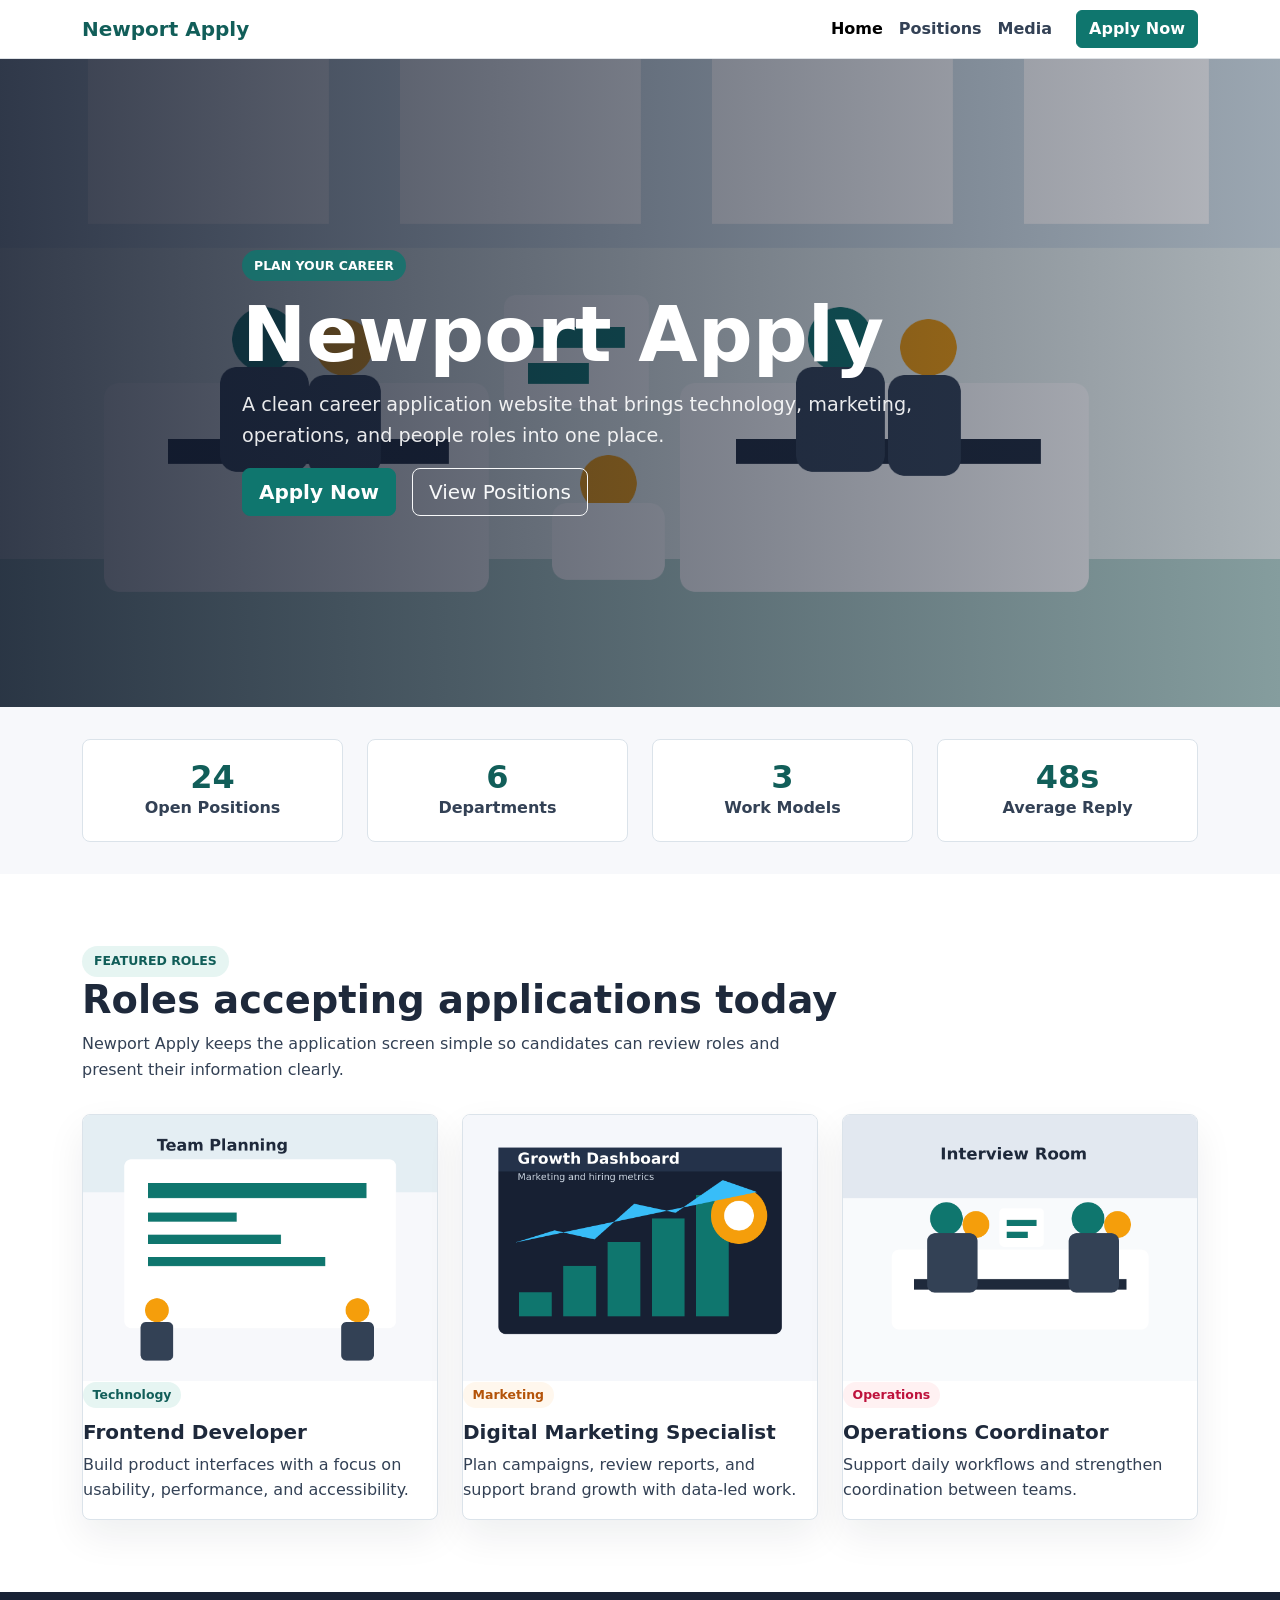
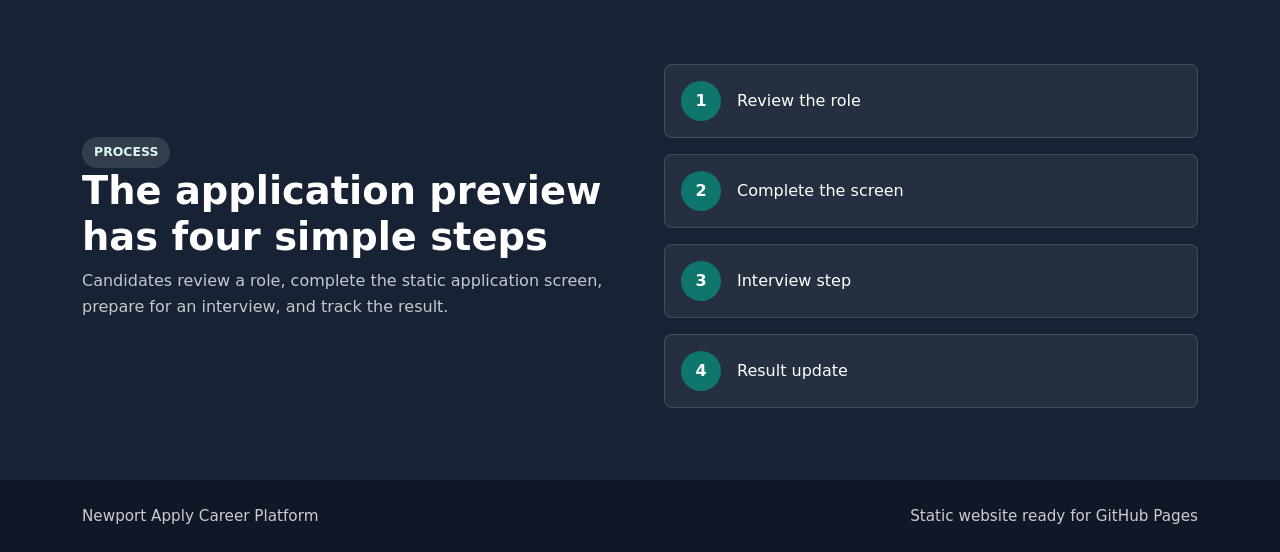
<file: index.html>
<!doctype html>
<html lang="en">
  <head>
    <meta charset="utf-8">
    <meta name="viewport" content="width=device-width, initial-scale=1">
    <title>Newport Apply | Career Application Platform</title>
    <meta name="description" content="Newport Apply is a static career application website for open business roles.">
    <link href="https://cdn.jsdelivr.net/npm/bootstrap@5.3.3/dist/css/bootstrap.min.css" rel="stylesheet">
    <link rel="stylesheet" href="css/style.css">
  </head>
  <body>
    <nav class="navbar navbar-expand-lg bg-white border-bottom sticky-top">
      <div class="container">
        <a class="navbar-brand fw-bold" href="index.html">Newport Apply</a>
        <ul class="navbar-nav ms-auto align-items-lg-center flex-row flex-wrap gap-2 gap-lg-0">
          <li class="nav-item"><a class="nav-link active" aria-current="page" href="index.html">Home</a></li>
          <li class="nav-item"><a class="nav-link" href="positions.html">Positions</a></li>
          <li class="nav-item"><a class="nav-link" href="media.html">Media</a></li>
          <li class="nav-item"><a class="btn btn-brand ms-lg-3" href="apply.html">Apply Now</a></li>
        </ul>
      </div>
    </nav>

    <header class="hero">
      <div class="hero-overlay"></div>
      <div class="container hero-content">
        <span class="eyebrow text-white" style="background: rgba(15, 118, 110, 0.82);">Plan your career</span>
        <h1>Newport Apply</h1>
        <p class="lead">A clean career application website that brings technology, marketing, operations, and people roles into one place.</p>
        <div class="d-flex flex-wrap gap-3">
          <a class="btn btn-brand btn-lg" href="apply.html">Apply Now</a>
          <a class="btn btn-outline-light btn-lg" href="positions.html">View Positions</a>
        </div>
      </div>
    </header>

    <main>
      <section class="section section-tight bg-soft">
        <div class="container">
          <div class="row g-4 text-center">
            <div class="col-6 col-lg-3">
              <div class="metric">
                <strong>24</strong>
                <span>Open Positions</span>
              </div>
            </div>
            <div class="col-6 col-lg-3">
              <div class="metric">
                <strong>6</strong>
                <span>Departments</span>
              </div>
            </div>
            <div class="col-6 col-lg-3">
              <div class="metric">
                <strong>3</strong>
                <span>Work Models</span>
              </div>
            </div>
            <div class="col-6 col-lg-3">
              <div class="metric">
                <strong>48s</strong>
                <span>Average Reply</span>
              </div>
            </div>
          </div>
        </div>
      </section>

      <section class="section">
        <div class="container">
          <div class="section-heading">
            <span class="eyebrow">Featured roles</span>
            <h2>Roles accepting applications today</h2>
            <p>Newport Apply keeps the application screen simple so candidates can review roles and present their information clearly.</p>
          </div>
          <div class="row g-4">
            <div class="col-md-4">
              <article class="feature-card h-100">
                <img src="assets/img/team-board.png" alt="Team planning a project on a board" class="card-img-top">
                <div class="card-body">
                  <span class="tag">Technology</span>
                  <h3>Frontend Developer</h3>
                  <p>Build product interfaces with a focus on usability, performance, and accessibility.</p>
                </div>
              </article>
            </div>
            <div class="col-md-4">
              <article class="feature-card h-100">
                <img src="assets/img/data-dashboard.png" alt="Specialist reviewing a data dashboard" class="card-img-top">
                <div class="card-body">
                  <span class="tag tag-amber">Marketing</span>
                  <h3>Digital Marketing Specialist</h3>
                  <p>Plan campaigns, review reports, and support brand growth with data-led work.</p>
                </div>
              </article>
            </div>
            <div class="col-md-4">
              <article class="feature-card h-100">
                <img src="assets/img/interview.png" alt="Candidate and hiring specialist in an interview" class="card-img-top">
                <div class="card-body">
                  <span class="tag tag-red">Operations</span>
                  <h3>Operations Coordinator</h3>
                  <p>Support daily workflows and strengthen coordination between teams.</p>
                </div>
              </article>
            </div>
          </div>
        </div>
      </section>

      <section class="section bg-ink text-white">
        <div class="container">
          <div class="row align-items-center g-5">
            <div class="col-lg-6">
              <span class="eyebrow eyebrow-light">Process</span>
              <h2>The application preview has four simple steps</h2>
              <p class="text-white-75">Candidates review a role, complete the static application screen, prepare for an interview, and track the result.</p>
            </div>
            <div class="col-lg-6">
              <div class="process-list">
                <div><strong>1</strong><span>Review the role</span></div>
                <div><strong>2</strong><span>Complete the screen</span></div>
                <div><strong>3</strong><span>Interview step</span></div>
                <div><strong>4</strong><span>Result update</span></div>
              </div>
            </div>
          </div>
        </div>
      </section>
    </main>

    <footer class="site-footer">
      <div class="container d-flex flex-column flex-md-row justify-content-between gap-2">
        <span>Newport Apply Career Platform</span>
        <span>Static website ready for GitHub Pages</span>
      </div>
    </footer>
  </body>
</html>
</file>
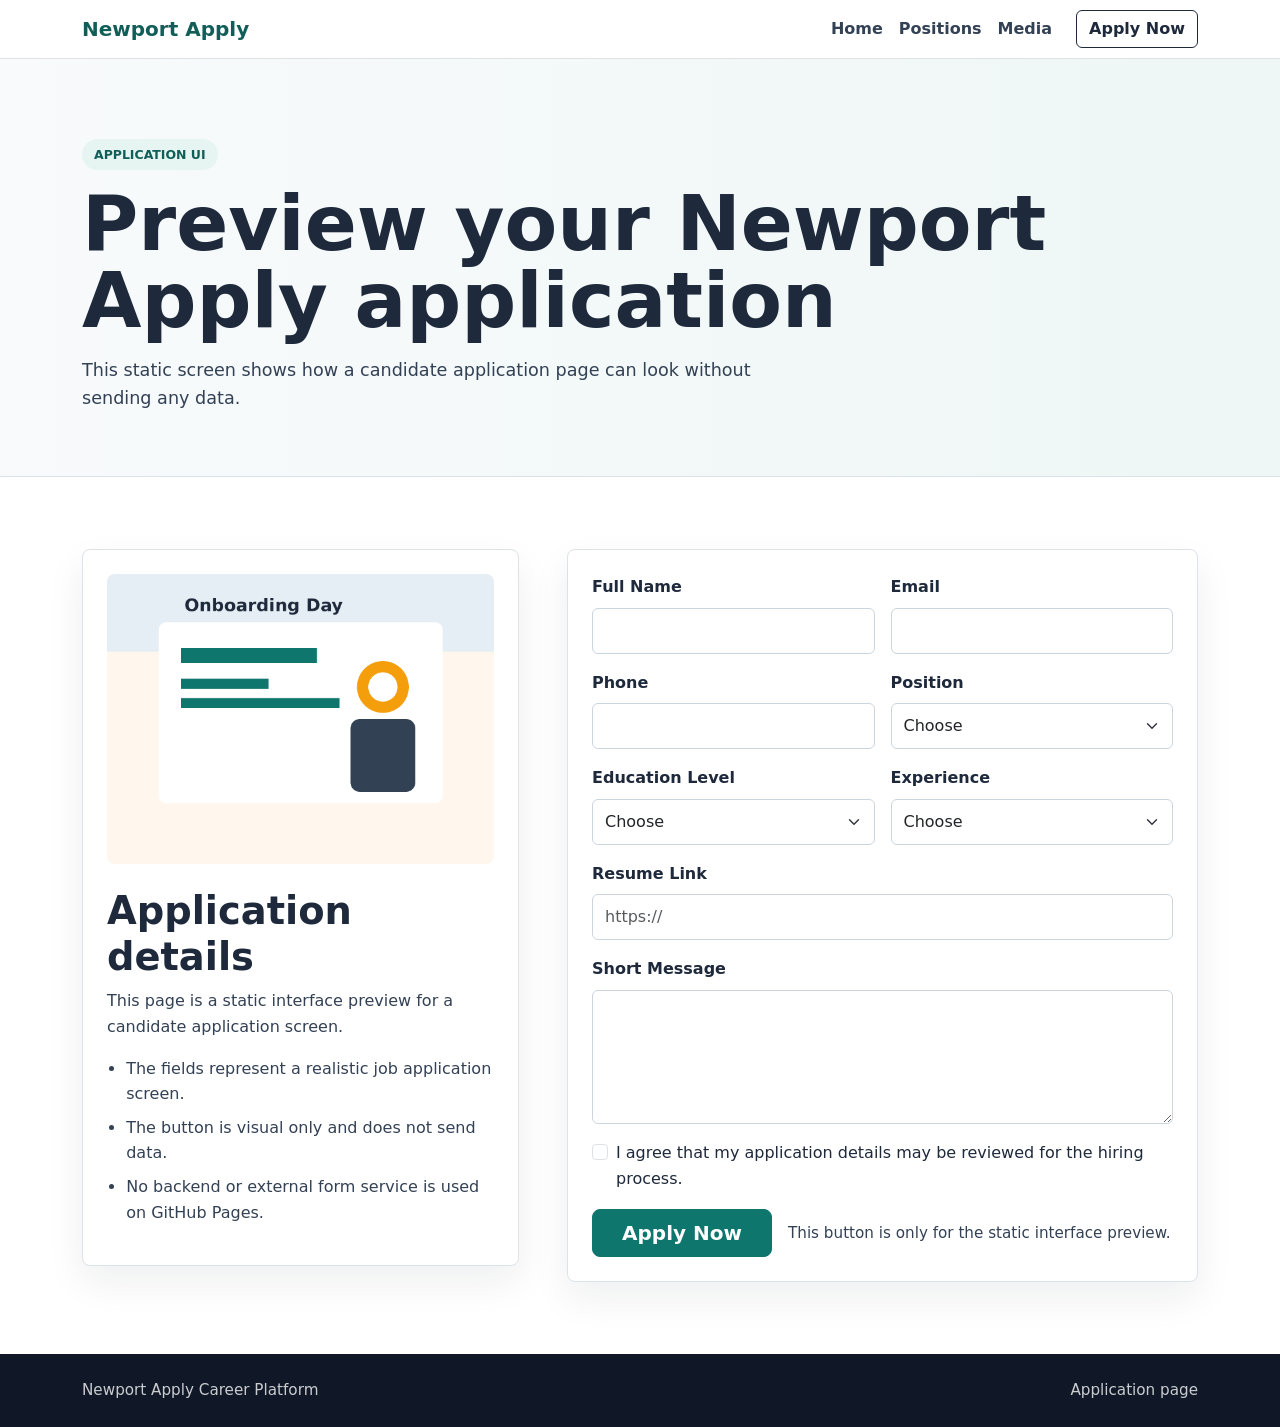
<file: apply.html>
<!doctype html>
<html lang="en">
  <head>
    <meta charset="utf-8">
    <meta name="viewport" content="width=device-width, initial-scale=1">
    <title>Apply | Newport Apply</title>
    <meta name="description" content="Static application interface for Newport Apply.">
    <link href="https://cdn.jsdelivr.net/npm/bootstrap@5.3.3/dist/css/bootstrap.min.css" rel="stylesheet">
    <link rel="stylesheet" href="css/style.css">
  </head>
  <body>
    <nav class="navbar navbar-expand-lg bg-white border-bottom sticky-top">
      <div class="container">
        <a class="navbar-brand fw-bold" href="index.html">Newport Apply</a>
        <ul class="navbar-nav ms-auto align-items-lg-center flex-row flex-wrap gap-2 gap-lg-0">
          <li class="nav-item"><a class="nav-link" href="index.html">Home</a></li>
          <li class="nav-item"><a class="nav-link" href="positions.html">Positions</a></li>
          <li class="nav-item"><a class="nav-link" href="media.html">Media</a></li>
          <li class="nav-item"><a class="btn btn-brand ms-lg-3 active" aria-current="page" href="apply.html">Apply Now</a></li>
        </ul>
      </div>
    </nav>

    <main>
      <section class="page-hero page-hero-apply">
        <div class="container">
          <span class="eyebrow">Application UI</span>
          <h1>Preview your Newport Apply application</h1>
          <p>This static screen shows how a candidate application page can look without sending any data.</p>
        </div>
      </section>

      <section class="section">
        <div class="container">
          <div class="row g-5">
            <div class="col-lg-5">
              <div class="apply-summary">
                <img src="assets/img/onboarding.png" alt="Onboarding process after an application preview" class="img-fluid rounded-3 mb-4">
                <h2>Application details</h2>
                <p>This page is a static interface preview for a candidate application screen.</p>
                <ul class="check-list">
                  <li>The fields represent a realistic job application screen.</li>
                  <li>The button is visual only and does not send data.</li>
                  <li>No backend or external form service is used on GitHub Pages.</li>
                </ul>
              </div>
            </div>
            <div class="col-lg-7">
              <div class="application-form" aria-label="Application interface">
                <div class="row g-3">
                  <div class="col-md-6">
                    <label for="fullName" class="form-label">Full Name</label>
                    <input id="fullName" type="text" class="form-control">
                  </div>
                  <div class="col-md-6">
                    <label for="email" class="form-label">Email</label>
                    <input id="email" type="email" class="form-control">
                  </div>
                  <div class="col-md-6">
                    <label for="phone" class="form-label">Phone</label>
                    <input id="phone" type="tel" class="form-control">
                  </div>
                  <div class="col-md-6">
                    <label for="position" class="form-label">Position</label>
                    <select id="position" class="form-select">
                      <option value="">Choose</option>
                      <option>Frontend Developer</option>
                      <option>Digital Marketing Specialist</option>
                      <option>Operations Coordinator</option>
                      <option>People Operations Assistant</option>
                    </select>
                  </div>
                  <div class="col-md-6">
                    <label for="education" class="form-label">Education Level</label>
                    <select id="education" class="form-select">
                      <option value="">Choose</option>
                      <option>High school</option>
                      <option>Associate degree</option>
                      <option>Bachelor's degree</option>
                      <option>Master's degree</option>
                    </select>
                  </div>
                  <div class="col-md-6">
                    <label for="experience" class="form-label">Experience</label>
                    <select id="experience" class="form-select">
                      <option value="">Choose</option>
                      <option>Entry level</option>
                      <option>0-2 years</option>
                      <option>2-5 years</option>
                      <option>5+ years</option>
                    </select>
                  </div>
                  <div class="col-12">
                    <label for="cvLink" class="form-label">Resume Link</label>
                    <input id="cvLink" type="url" class="form-control" placeholder="https://">
                  </div>
                  <div class="col-12">
                    <label for="message" class="form-label">Short Message</label>
                    <textarea id="message" class="form-control" rows="5"></textarea>
                  </div>
                  <div class="col-12">
                    <div class="form-check">
                      <input id="consent" class="form-check-input" type="checkbox">
                      <label class="form-check-label" for="consent">
                        I agree that my application details may be reviewed for the hiring process.
                      </label>
                    </div>
                  </div>
                  <div class="col-12 d-flex flex-wrap align-items-center gap-3">
                    <button class="btn btn-brand btn-lg" type="button" style="min-width: 180px;">Apply Now</button>
                    <span class="form-hint">This button is only for the static interface preview.</span>
                  </div>
                </div>
              </div>
            </div>
          </div>
        </div>
      </section>
    </main>

    <footer class="site-footer">
      <div class="container d-flex flex-column flex-md-row justify-content-between gap-2">
        <span>Newport Apply Career Platform</span>
        <span>Application page</span>
      </div>
    </footer>
  </body>
</html>
</file>
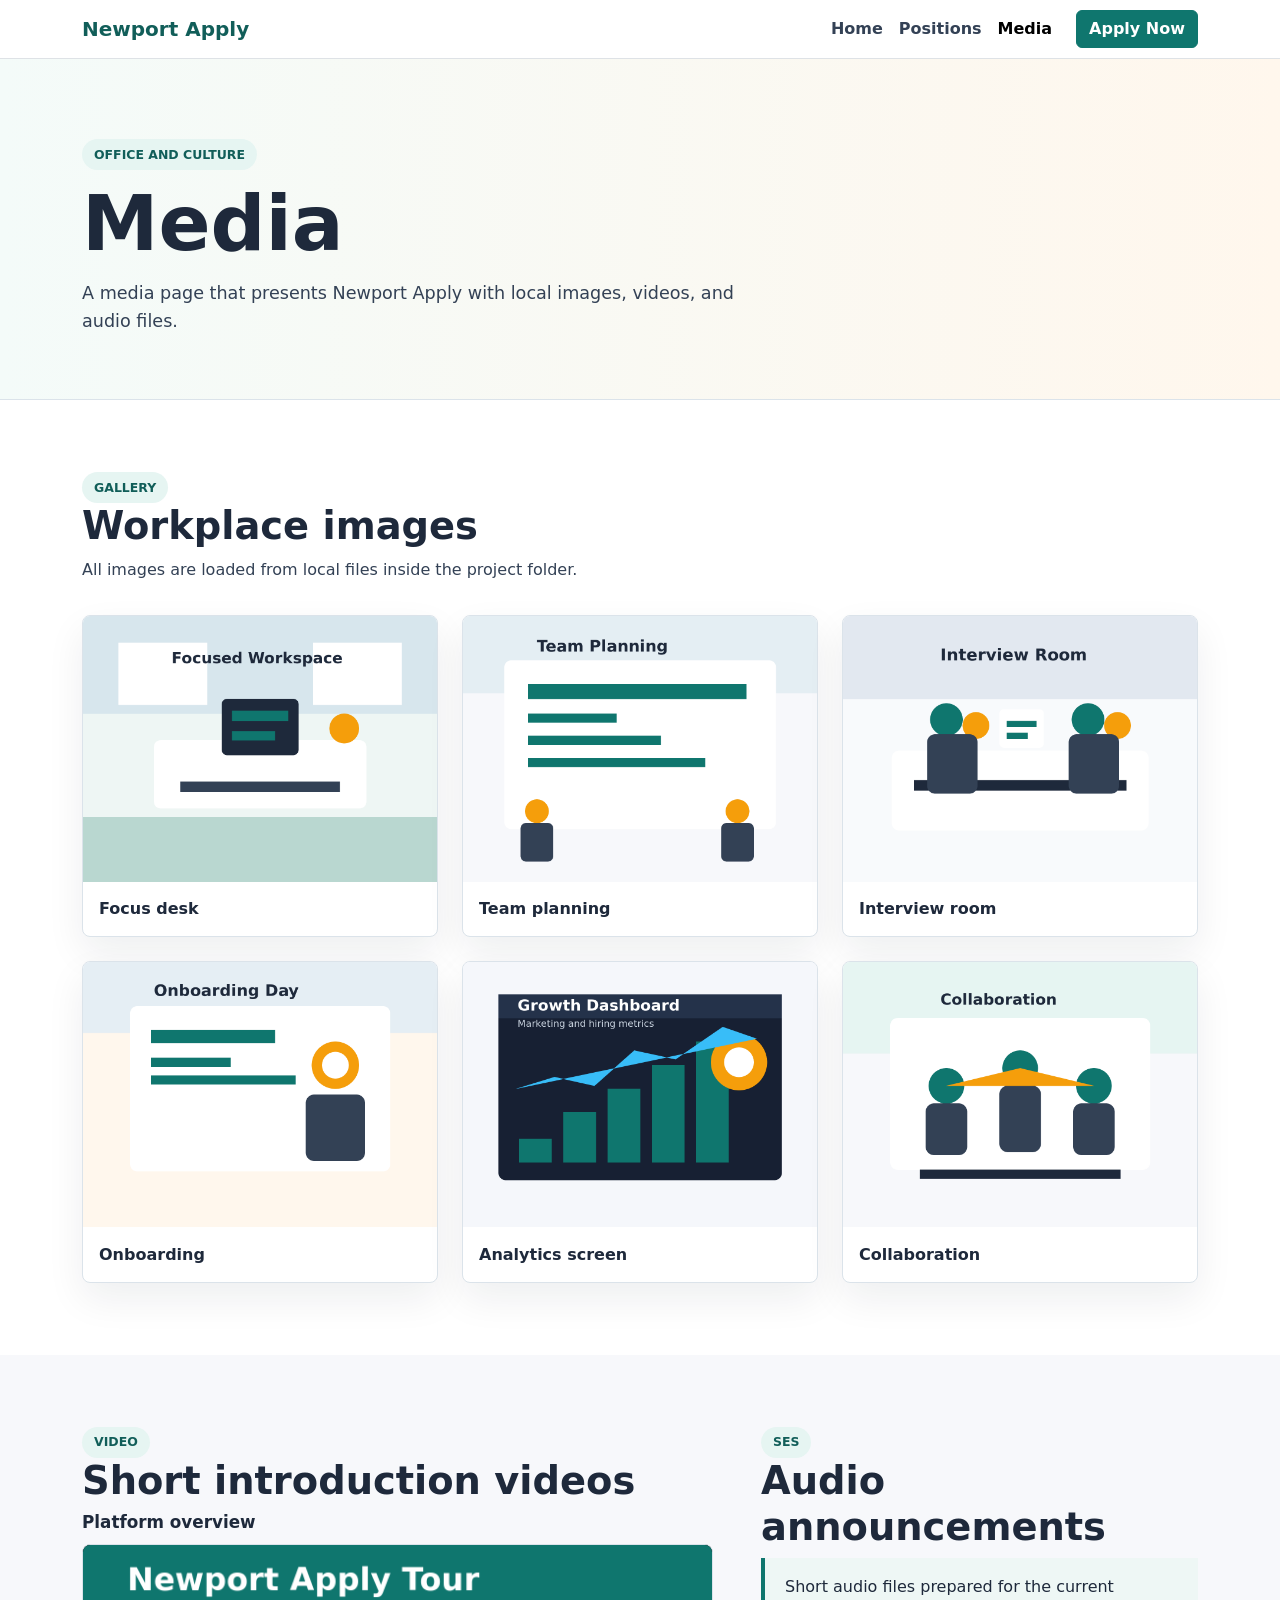
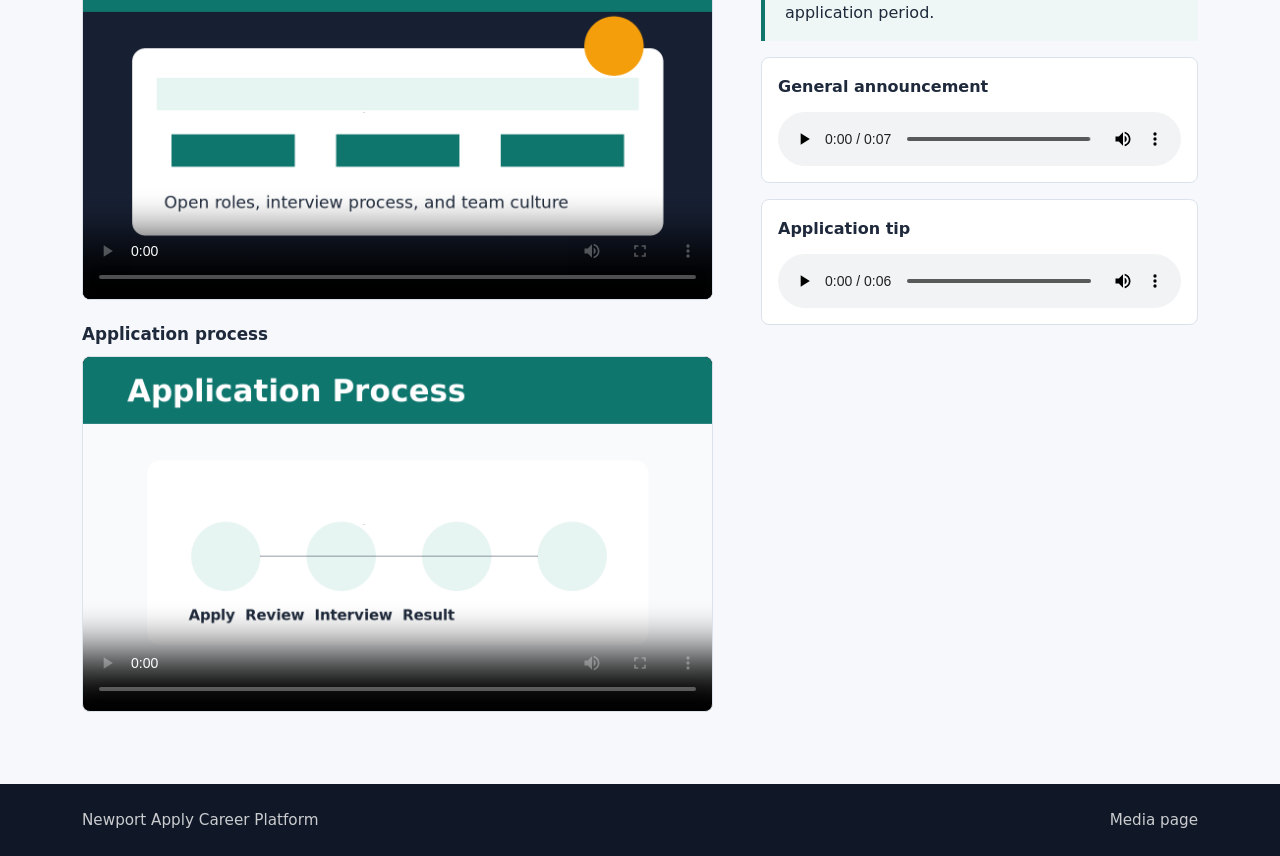
<file: media.html>
<!doctype html>
<html lang="en">
  <head>
    <meta charset="utf-8">
    <meta name="viewport" content="width=device-width, initial-scale=1">
    <title>Media | Newport Apply</title>
    <meta name="description" content="Newport Apply office gallery, videos, and audio announcements.">
    <link href="https://cdn.jsdelivr.net/npm/bootstrap@5.3.3/dist/css/bootstrap.min.css" rel="stylesheet">
    <link rel="stylesheet" href="css/style.css">
    <style>
      .media-note {
        border-left: 4px solid #0f766e;
        background: #eef7f5;
        padding: 1rem 1.25rem;
      }
    </style>
  </head>
  <body>
    <nav class="navbar navbar-expand-lg bg-white border-bottom sticky-top">
      <div class="container">
        <a class="navbar-brand fw-bold" href="index.html">Newport Apply</a>
        <ul class="navbar-nav ms-auto align-items-lg-center flex-row flex-wrap gap-2 gap-lg-0">
          <li class="nav-item"><a class="nav-link" href="index.html">Home</a></li>
          <li class="nav-item"><a class="nav-link" href="positions.html">Positions</a></li>
          <li class="nav-item"><a class="nav-link active" aria-current="page" href="media.html">Media</a></li>
          <li class="nav-item"><a class="btn btn-brand ms-lg-3" href="apply.html">Apply Now</a></li>
        </ul>
      </div>
    </nav>

    <main>
      <section class="page-hero page-hero-media">
        <div class="container">
          <span class="eyebrow">Office and culture</span>
          <h1>Media</h1>
          <p>A media page that presents Newport Apply with local images, videos, and audio files.</p>
        </div>
      </section>

      <section class="section">
        <div class="container">
          <div class="section-heading">
            <span class="eyebrow">Gallery</span>
            <h2>Workplace images</h2>
            <p>All images are loaded from local files inside the project folder.</p>
          </div>
          <div class="row g-4">
            <div class="col-sm-6 col-lg-4">
              <figure class="media-card">
                <img src="assets/img/office-desk.png" alt="Organized desk with a laptop">
                <figcaption>Focus desk</figcaption>
              </figure>
            </div>
            <div class="col-sm-6 col-lg-4">
              <figure class="media-card">
                <img src="assets/img/team-board.png" alt="Team working on a planning board">
                <figcaption>Team planning</figcaption>
              </figure>
            </div>
            <div class="col-sm-6 col-lg-4">
              <figure class="media-card">
                <img src="assets/img/interview.png" alt="Two people in a job interview">
                <figcaption>Interview room</figcaption>
              </figure>
            </div>
            <div class="col-sm-6 col-lg-4">
              <figure class="media-card">
                <img src="assets/img/onboarding.png" alt="Onboarding presentation for a new employee">
                <figcaption>Onboarding</figcaption>
              </figure>
            </div>
            <div class="col-sm-6 col-lg-4">
              <figure class="media-card">
                <img src="assets/img/data-dashboard.png" alt="Analytics screens and charts">
                <figcaption>Analytics screen</figcaption>
              </figure>
            </div>
            <div class="col-sm-6 col-lg-4">
              <figure class="media-card">
                <img src="assets/img/collaboration.png" alt="Office team developing ideas together">
                <figcaption>Collaboration</figcaption>
              </figure>
            </div>
          </div>
        </div>
      </section>

      <section class="section bg-soft">
        <div class="container">
          <div class="row g-5 align-items-start">
            <div class="col-lg-7">
              <span class="eyebrow">Video</span>
              <h2>Short introduction videos</h2>
              <div class="media-stack">
                <div>
                  <h3 class="media-title">Platform overview</h3>
                  <div class="media-frame">
                    <video controls poster="assets/img/video-poster.png">
                      <source src="assets/video/newport-apply-tour.mp4" type="video/mp4">
                      Your browser does not support the video tag.
                    </video>
                  </div>
                </div>
                <div>
                  <h3 class="media-title">Application process</h3>
                  <div class="media-frame">
                    <video controls poster="assets/img/process-poster.png">
                      <source src="assets/video/newport-apply-process.mp4" type="video/mp4">
                      Your browser does not support the video tag.
                    </video>
                  </div>
                </div>
              </div>
            </div>
            <div class="col-lg-5">
              <span class="eyebrow">Ses</span>
              <h2>Audio announcements</h2>
              <div class="media-note mb-3">
                Short audio files prepared for the current application period.
              </div>
              <div class="audio-box">
                <strong>General announcement</strong>
                <audio class="w-100" controls>
                  <source src="assets/audio/newport-apply-announcement.wav" type="audio/wav">
                  Your browser does not support the audio tag.
                </audio>
              </div>
              <div class="audio-box">
                <strong>Application tip</strong>
                <audio class="w-100" controls>
                  <source src="assets/audio/newport-apply-tip.wav" type="audio/wav">
                  Your browser does not support the audio tag.
                </audio>
              </div>
            </div>
          </div>
        </div>
      </section>
    </main>

    <footer class="site-footer">
      <div class="container d-flex flex-column flex-md-row justify-content-between gap-2">
        <span>Newport Apply Career Platform</span>
        <span>Media page</span>
      </div>
    </footer>
  </body>
</html>
</file>
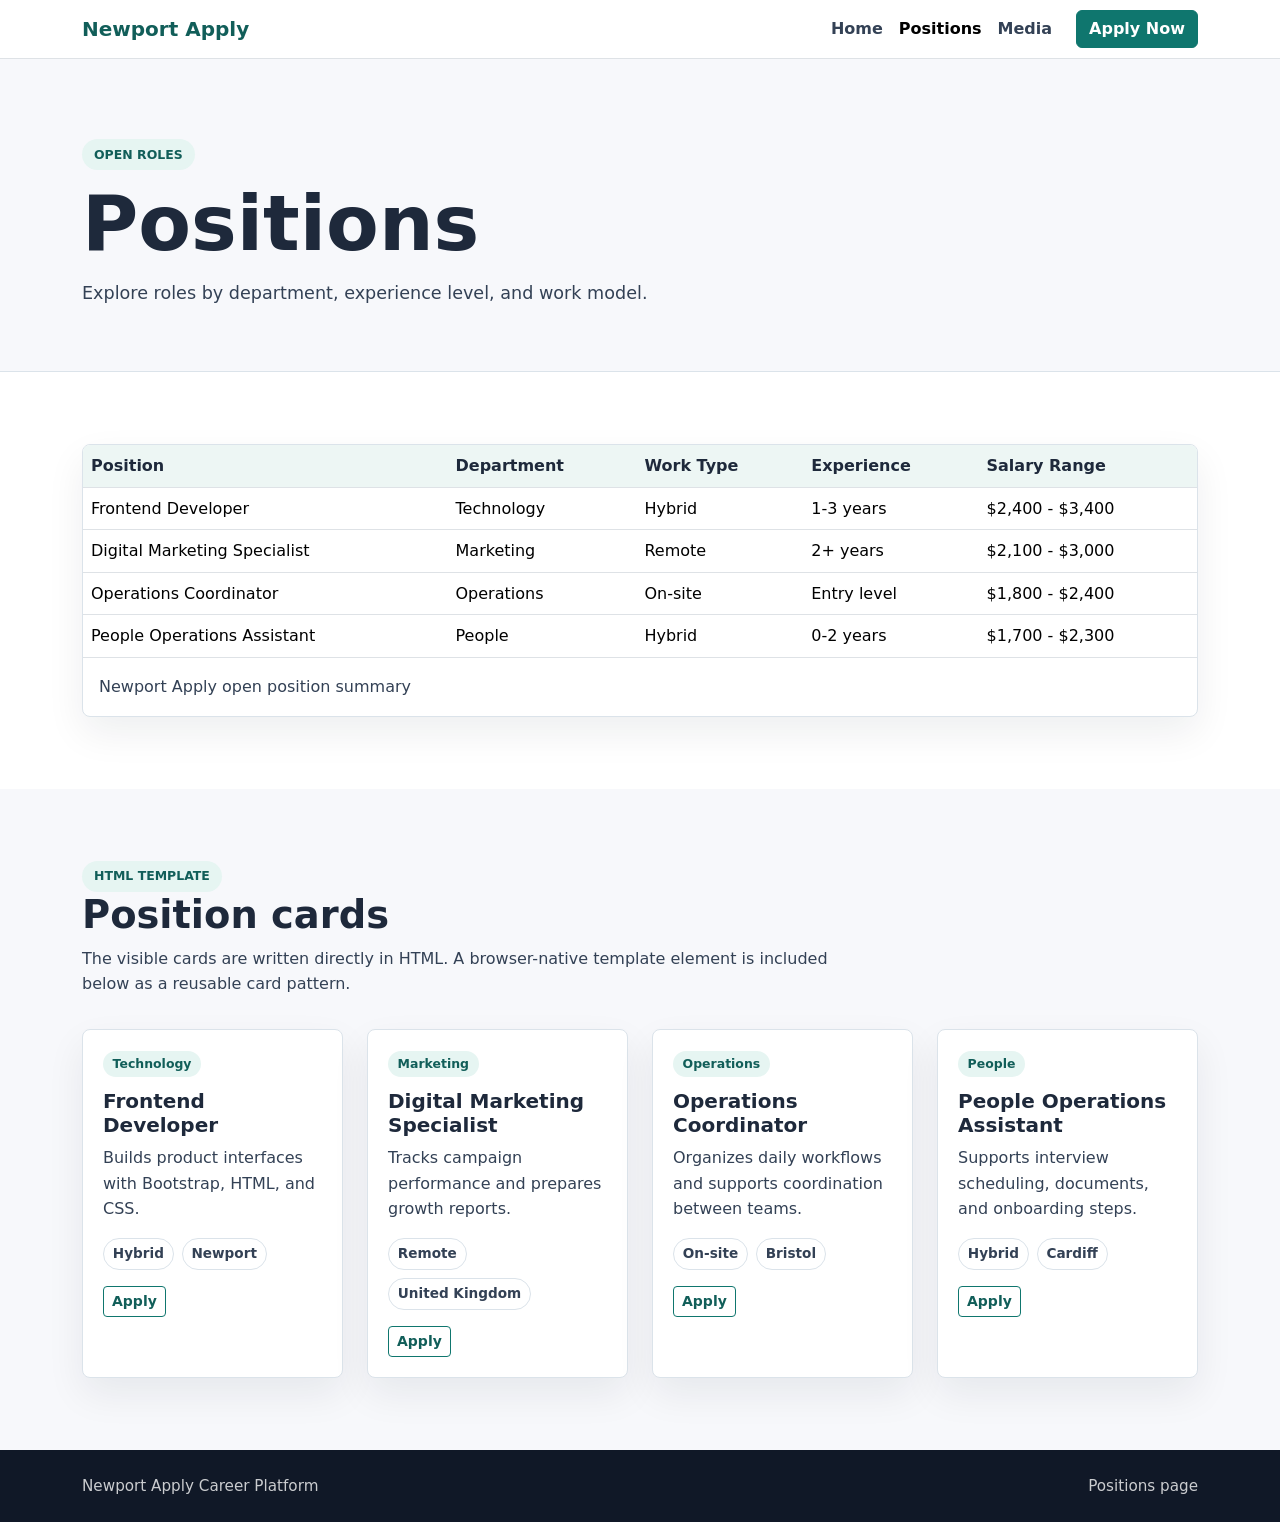
<file: positions.html>
<!doctype html>
<html lang="en">
  <head>
    <meta charset="utf-8">
    <meta name="viewport" content="width=device-width, initial-scale=1">
    <title>Positions | Newport Apply</title>
    <meta name="description" content="Open positions and department information for Newport Apply.">
    <link href="https://cdn.jsdelivr.net/npm/bootstrap@5.3.3/dist/css/bootstrap.min.css" rel="stylesheet">
    <link rel="stylesheet" href="css/style.css">
  </head>
  <body>
    <nav class="navbar navbar-expand-lg bg-white border-bottom sticky-top">
      <div class="container">
        <a class="navbar-brand fw-bold" href="index.html">Newport Apply</a>
        <ul class="navbar-nav ms-auto align-items-lg-center flex-row flex-wrap gap-2 gap-lg-0">
          <li class="nav-item"><a class="nav-link" href="index.html">Home</a></li>
          <li class="nav-item"><a class="nav-link active" aria-current="page" href="positions.html">Positions</a></li>
          <li class="nav-item"><a class="nav-link" href="media.html">Media</a></li>
          <li class="nav-item"><a class="btn btn-brand ms-lg-3" href="apply.html">Apply Now</a></li>
        </ul>
      </div>
    </nav>

    <main>
      <section class="page-hero">
        <div class="container">
          <span class="eyebrow">Open roles</span>
          <h1>Positions</h1>
          <p>Explore roles by department, experience level, and work model.</p>
        </div>
      </section>

      <section class="section">
        <div class="container">
          <div class="table-responsive table-panel">
            <table class="table align-middle mb-0">
              <caption>Newport Apply open position summary</caption>
              <thead>
                <tr>
                  <th scope="col">Position</th>
                  <th scope="col">Department</th>
                  <th scope="col">Work Type</th>
                  <th scope="col">Experience</th>
                  <th scope="col">Salary Range</th>
                </tr>
              </thead>
              <tbody>
                <tr>
                  <td>Frontend Developer</td>
                  <td>Technology</td>
                  <td>Hybrid</td>
                  <td>1-3 years</td>
                  <td>$2,400 - $3,400</td>
                </tr>
                <tr>
                  <td>Digital Marketing Specialist</td>
                  <td>Marketing</td>
                  <td>Remote</td>
                  <td>2+ years</td>
                  <td>$2,100 - $3,000</td>
                </tr>
                <tr>
                  <td>Operations Coordinator</td>
                  <td>Operations</td>
                  <td>On-site</td>
                  <td>Entry level</td>
                  <td>$1,800 - $2,400</td>
                </tr>
                <tr>
                  <td>People Operations Assistant</td>
                  <td>People</td>
                  <td>Hybrid</td>
                  <td>0-2 years</td>
                  <td>$1,700 - $2,300</td>
                </tr>
              </tbody>
            </table>
          </div>
        </div>
      </section>

      <section class="section bg-soft">
        <div class="container">
          <div class="section-heading">
            <span class="eyebrow">HTML template</span>
            <h2>Position cards</h2>
            <p>The visible cards are written directly in HTML. A browser-native template element is included below as a reusable card pattern.</p>
          </div>
          <div class="row g-4">
            <div class="col-md-6 col-xl-3">
              <article class="job-card h-100">
                <span class="job-department">Technology</span>
                <h3 class="job-title">Frontend Developer</h3>
                <p class="job-summary">Builds product interfaces with Bootstrap, HTML, and CSS.</p>
                <div class="job-meta">
                  <span class="job-type">Hybrid</span>
                  <span class="job-location">Newport</span>
                </div>
                <a class="btn btn-sm btn-outline-brand mt-3" href="apply.html">Apply</a>
              </article>
            </div>
            <div class="col-md-6 col-xl-3">
              <article class="job-card h-100">
                <span class="job-department">Marketing</span>
                <h3 class="job-title">Digital Marketing Specialist</h3>
                <p class="job-summary">Tracks campaign performance and prepares growth reports.</p>
                <div class="job-meta">
                  <span class="job-type">Remote</span>
                  <span class="job-location">United Kingdom</span>
                </div>
                <a class="btn btn-sm btn-outline-brand mt-3" href="apply.html">Apply</a>
              </article>
            </div>
            <div class="col-md-6 col-xl-3">
              <article class="job-card h-100">
                <span class="job-department">Operations</span>
                <h3 class="job-title">Operations Coordinator</h3>
                <p class="job-summary">Organizes daily workflows and supports coordination between teams.</p>
                <div class="job-meta">
                  <span class="job-type">On-site</span>
                  <span class="job-location">Bristol</span>
                </div>
                <a class="btn btn-sm btn-outline-brand mt-3" href="apply.html">Apply</a>
              </article>
            </div>
            <div class="col-md-6 col-xl-3">
              <article class="job-card h-100">
                <span class="job-department">People</span>
                <h3 class="job-title">People Operations Assistant</h3>
                <p class="job-summary">Supports interview scheduling, documents, and onboarding steps.</p>
                <div class="job-meta">
                  <span class="job-type">Hybrid</span>
                  <span class="job-location">Cardiff</span>
                </div>
                <a class="btn btn-sm btn-outline-brand mt-3" href="apply.html">Apply</a>
              </article>
            </div>
          </div>

          <template id="job-card-template">
            <div class="col-md-6 col-xl-3">
              <article class="job-card h-100">
                <span class="job-department">Department</span>
                <h3 class="job-title">Position Title</h3>
                <p class="job-summary">Short role summary.</p>
                <div class="job-meta">
                  <span class="job-type">Work Type</span>
                  <span class="job-location">Location</span>
                </div>
                <a class="btn btn-sm btn-outline-brand mt-3" href="apply.html">Apply</a>
              </article>
            </div>
          </template>
        </div>
      </section>
    </main>

    <footer class="site-footer">
      <div class="container d-flex flex-column flex-md-row justify-content-between gap-2">
        <span>Newport Apply Career Platform</span>
        <span>Positions page</span>
      </div>
    </footer>
  </body>
</html>
</file>
<file: css/style.css>
:root {
  --ink: #1e293b;
  --ink-2: #334155;
  --paper: #f7f8fb;
  --line: #dbe3ea;
  --brand: #0f766e;
  --brand-dark: #115e59;
  --amber: #b45309;
  --red: #be123c;
  --white: #ffffff;
}

* {
  box-sizing: border-box;
}

body {
  margin: 0;
  color: var(--ink);
  background: var(--white);
  font-family: system-ui, -apple-system, BlinkMacSystemFont, "Segoe UI", sans-serif;
  line-height: 1.6;
}

img,
video {
  max-width: 100%;
  display: block;
}

.navbar-brand {
  color: var(--brand-dark);
  letter-spacing: 0;
}

.navbar .container {
  gap: 1rem;
}

.navbar-nav {
  flex-wrap: wrap;
}

.nav-link {
  color: var(--ink-2);
  font-weight: 600;
}

.nav-link:hover,
.nav-link.active {
  color: var(--brand);
}

.btn-brand {
  --bs-btn-color: #fff;
  --bs-btn-bg: var(--brand);
  --bs-btn-border-color: var(--brand);
  --bs-btn-hover-color: #fff;
  --bs-btn-hover-bg: var(--brand-dark);
  --bs-btn-hover-border-color: var(--brand-dark);
  font-weight: 700;
}

.btn-outline-brand {
  --bs-btn-color: var(--brand-dark);
  --bs-btn-border-color: var(--brand);
  --bs-btn-hover-color: #fff;
  --bs-btn-hover-bg: var(--brand);
  --bs-btn-hover-border-color: var(--brand);
  font-weight: 700;
}

.hero {
  position: relative;
  min-height: 72vh;
  display: flex;
  align-items: center;
  color: #fff;
  background: url("../assets/img/hero-workspace.png") center / cover no-repeat;
}

.hero-overlay {
  position: absolute;
  inset: 0;
  background: linear-gradient(90deg, rgba(15, 23, 42, 0.84), rgba(15, 23, 42, 0.3));
}

.hero-content {
  position: relative;
  z-index: 1;
  max-width: 820px;
  padding-block: 5rem;
}

.hero h1,
.page-hero h1 {
  margin: 1rem 0;
  font-size: clamp(2.4rem, 6vw, 5rem);
  font-weight: 800;
  letter-spacing: 0;
  line-height: 1;
}

.hero .lead {
  max-width: 680px;
  color: rgba(255, 255, 255, 0.9);
  font-size: 1.2rem;
}

.page-hero {
  padding: 5rem 0 4rem;
  background: var(--paper);
  border-bottom: 1px solid var(--line);
}

.page-hero-media {
  background: linear-gradient(90deg, #f4fbf9, #fff7ed);
}

.page-hero-apply {
  background: linear-gradient(90deg, #f8fafc, #eef7f5);
}

.page-hero p {
  max-width: 680px;
  color: var(--ink-2);
  font-size: 1.1rem;
  margin-bottom: 0;
}

.section {
  padding: 4.5rem 0;
}

.section-tight {
  padding: 2rem 0;
}

.bg-soft {
  background: var(--paper);
}

.bg-ink {
  background: #182235;
}

.text-white-75 {
  color: rgba(255, 255, 255, 0.75);
}

.section-heading {
  max-width: 760px;
  margin-bottom: 2rem;
}

.section-heading h2,
.section h2 {
  font-size: clamp(1.7rem, 3vw, 2.6rem);
  font-weight: 800;
  letter-spacing: 0;
}

.section-heading p {
  color: var(--ink-2);
  margin-bottom: 0;
}

.eyebrow {
  display: inline-flex;
  align-items: center;
  border-radius: 999px;
  padding: 0.35rem 0.75rem;
  background: #e6f5f2;
  color: var(--brand-dark);
  font-size: 0.78rem;
  font-weight: 800;
  text-transform: uppercase;
  letter-spacing: 0;
}

.eyebrow-light {
  background: rgba(255, 255, 255, 0.12);
  color: #d9f7f1;
}

.metric {
  padding: 1.25rem;
  background: var(--white);
  border: 1px solid var(--line);
  border-radius: 8px;
}

.metric strong {
  display: block;
  color: var(--brand-dark);
  font-size: 2rem;
  line-height: 1.1;
}

.metric span {
  color: var(--ink-2);
  font-weight: 600;
}

.feature-card,
.job-card,
.media-card,
.application-form,
.apply-summary,
.table-panel {
  background: var(--white);
  border: 1px solid var(--line);
  border-radius: 8px;
  box-shadow: 0 16px 38px rgba(15, 23, 42, 0.07);
}

.feature-card {
  overflow: hidden;
}

.feature-card img {
  width: 100%;
  aspect-ratio: 4 / 3;
  object-fit: cover;
}

.feature-card h3,
.job-card h3 {
  margin: 0.75rem 0 0.5rem;
  font-size: 1.25rem;
  font-weight: 800;
}

.feature-card p,
.job-card p,
.apply-summary p {
  color: var(--ink-2);
}

.tag,
.job-department {
  display: inline-block;
  color: var(--brand-dark);
  background: #e6f5f2;
  border-radius: 999px;
  padding: 0.2rem 0.6rem;
  font-size: 0.78rem;
  font-weight: 800;
}

.tag-amber {
  color: var(--amber);
  background: #fff7ed;
}

.tag-red {
  color: var(--red);
  background: #fff1f2;
}

.process-list {
  display: grid;
  gap: 1rem;
}

.process-list div {
  display: flex;
  align-items: center;
  gap: 1rem;
  padding: 1rem;
  border: 1px solid rgba(255, 255, 255, 0.14);
  border-radius: 8px;
  background: rgba(255, 255, 255, 0.06);
}

.process-list strong {
  display: grid;
  place-items: center;
  width: 2.5rem;
  height: 2.5rem;
  border-radius: 50%;
  background: var(--brand);
}

.table-panel {
  overflow: hidden;
}

.table thead th {
  background: #edf6f4;
  color: var(--ink);
}

.table caption {
  padding: 1rem;
  color: var(--ink-2);
}

.job-card {
  padding: 1.25rem;
}

.job-meta {
  display: flex;
  flex-wrap: wrap;
  gap: 0.5rem;
}

.job-meta span {
  padding: 0.25rem 0.55rem;
  border: 1px solid var(--line);
  border-radius: 999px;
  color: var(--ink-2);
  font-size: 0.85rem;
  font-weight: 700;
}

.media-card {
  overflow: hidden;
  margin: 0;
}

.media-card img {
  width: 100%;
  aspect-ratio: 4 / 3;
  object-fit: cover;
}

.media-card figcaption {
  padding: 0.9rem 1rem;
  font-weight: 800;
}

.media-frame {
  overflow: hidden;
  border-radius: 8px;
  border: 1px solid var(--line);
  background: #000;
}

.media-stack {
  display: grid;
  gap: 1.5rem;
}

.media-title {
  margin: 0 0 0.75rem;
  font-size: 1.05rem;
  font-weight: 800;
}

.media-frame video {
  width: 100%;
  aspect-ratio: 16 / 9;
}

.audio-box {
  display: grid;
  gap: 0.75rem;
  padding: 1rem;
  margin-top: 1rem;
  border: 1px solid var(--line);
  border-radius: 8px;
  background: var(--white);
}

.application-form,
.apply-summary {
  padding: 1.5rem;
}

.form-label {
  font-weight: 700;
}

.form-control,
.form-select {
  border-color: #cad5df;
  min-height: 46px;
}

.form-control:focus,
.form-select:focus,
.form-check-input:focus {
  border-color: var(--brand);
  box-shadow: 0 0 0 0.2rem rgba(15, 118, 110, 0.16);
}

.form-hint {
  color: var(--ink-2);
  font-size: 0.95rem;
}

.check-list {
  padding-left: 1.2rem;
  color: var(--ink-2);
}

.check-list li + li {
  margin-top: 0.5rem;
}

.site-footer {
  padding: 1.5rem 0;
  color: rgba(255, 255, 255, 0.78);
  background: #101827;
  font-size: 0.95rem;
}

@media (max-width: 767.98px) {
  .navbar .container {
    align-items: flex-start;
    flex-direction: column;
  }

  .navbar-nav {
    width: 100%;
  }

  .navbar .btn {
    margin-top: 0.25rem;
  }

  .hero {
    min-height: 68vh;
  }

  .hero-content {
    padding-block: 4rem;
  }

  .section {
    padding: 3.25rem 0;
  }

  .application-form,
  .apply-summary {
    padding: 1rem;
  }
}
</file>
